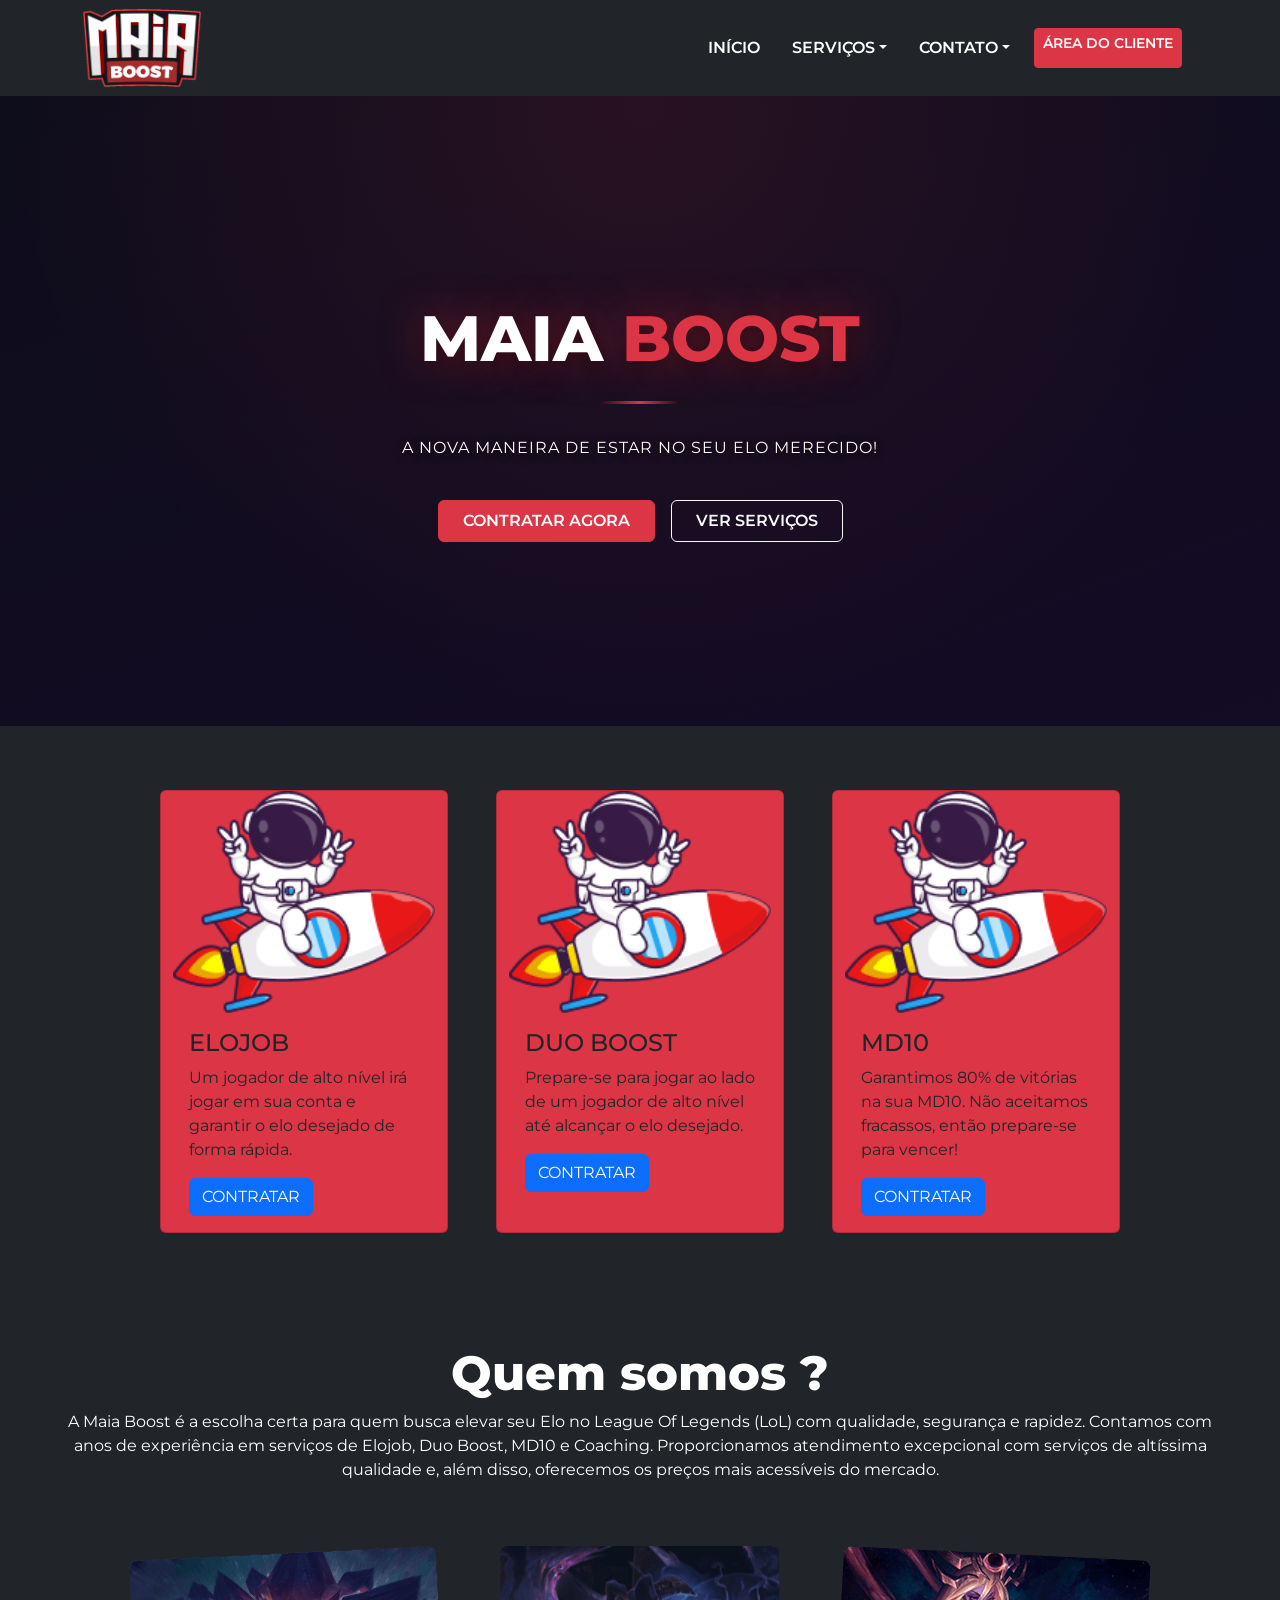
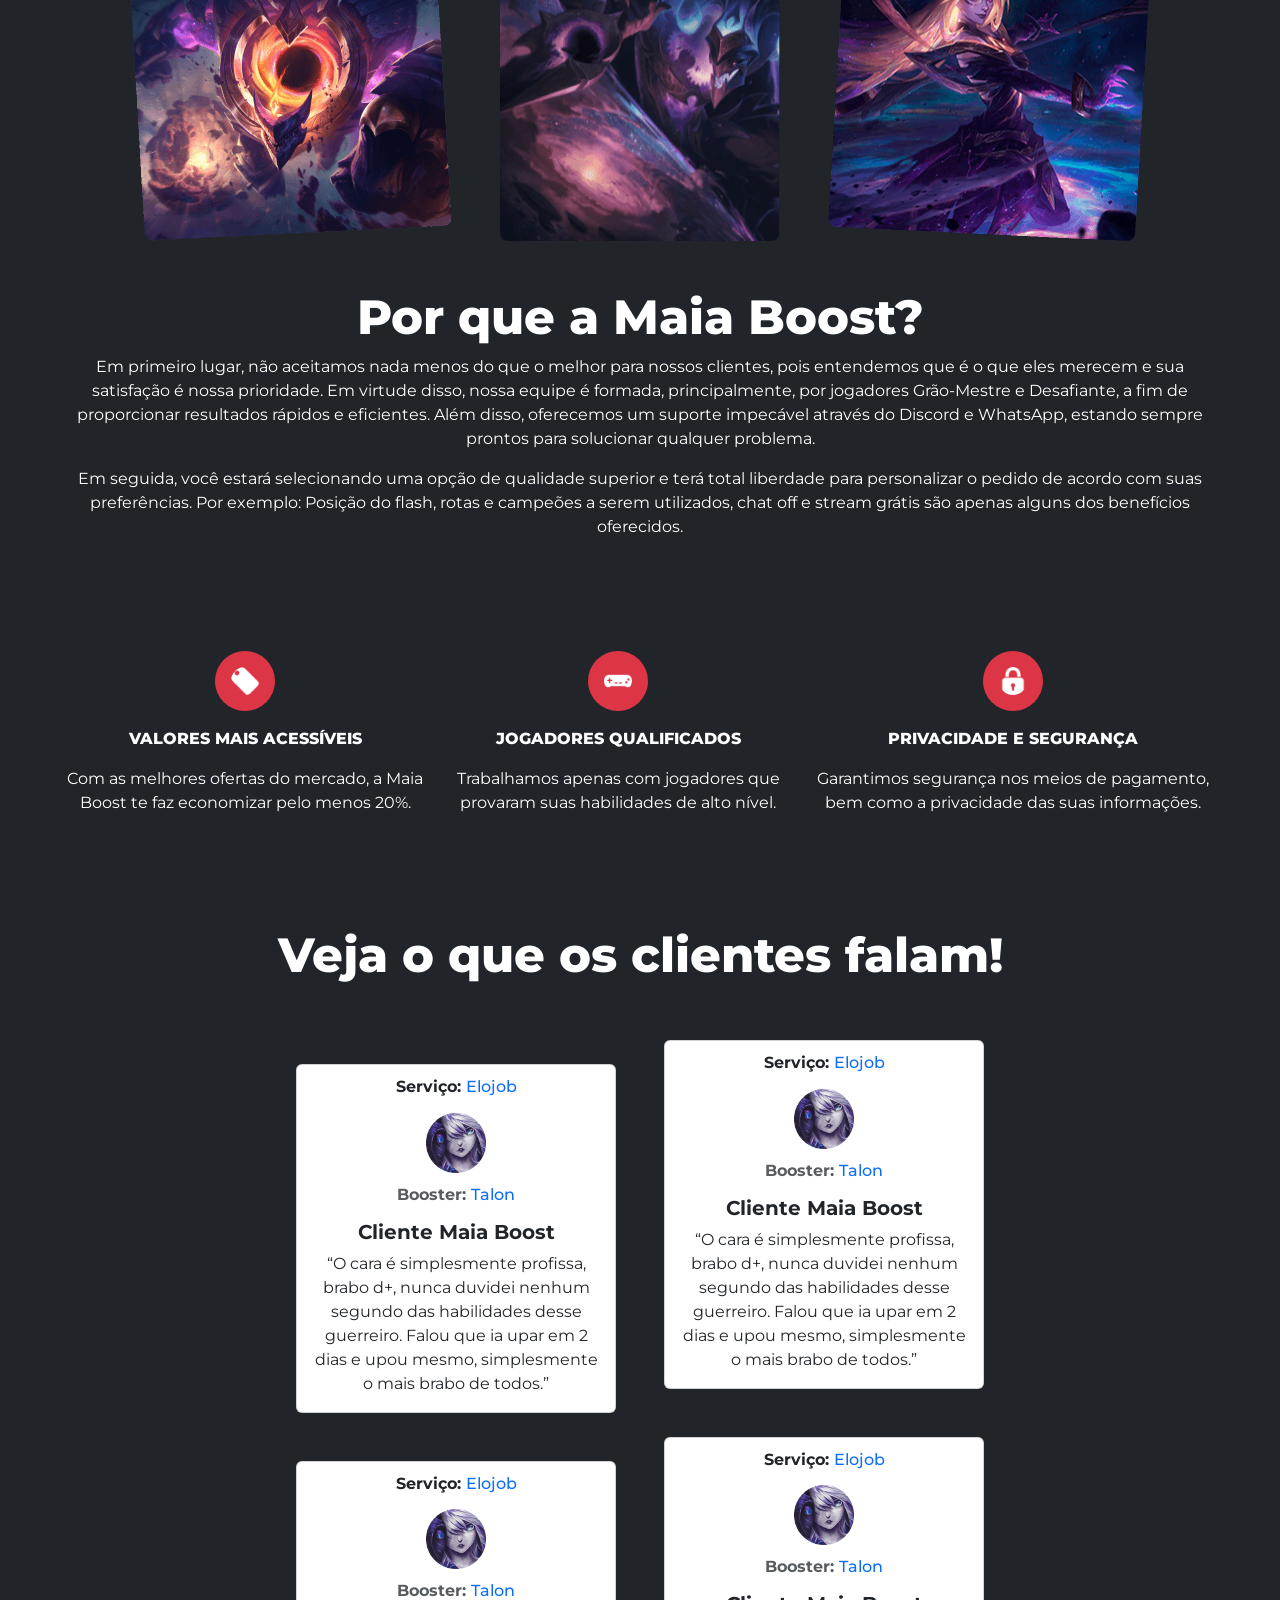
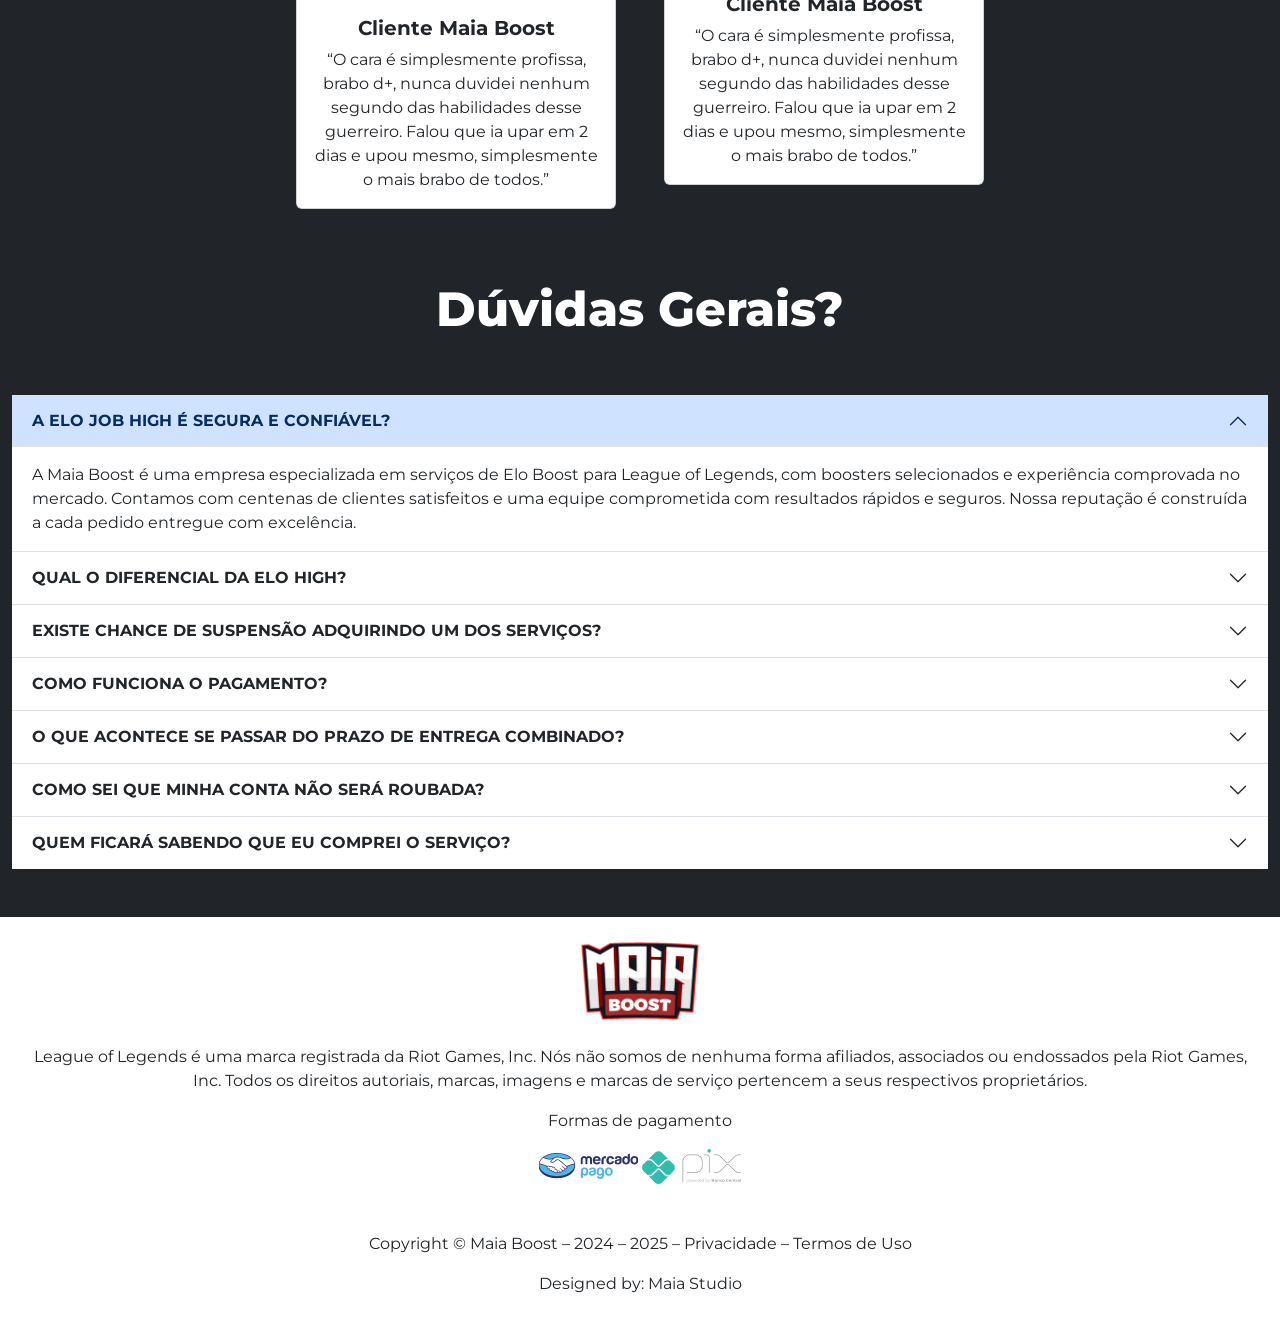
<file: index.html>
<!DOCTYPE html>
<html lang="pt-BR">

<head>
    <meta charset="UTF-8">
    <meta http-equiv="X-UA-Compatible" content="IE=edge">
    <meta name="viewport" content="width=device-width, initial-scale=1.0">
    <link href="https://cdn.jsdelivr.net/npm/bootstrap@5.3.0-alpha1/dist/css/bootstrap.min.css" rel="stylesheet"
        integrity="sha384-GLhlTQ8iRABdZLl6O3oVMWSktQOp6b7In1Zl3/Jr59b6EGGoI1aFkw7cmDA6j6gD" crossorigin="anonymous">
    <link rel="stylesheet" href="https://cdn.jsdelivr.net/npm/bootstrap-icons@1.10.4/font/bootstrap-icons.css">
    <link rel="stylesheet" href="assets/css/index.css">
    <title>Maia Boost</title>
</head>

<body>
    <header>
        <!-- NAVBAR -->
        <nav class="navbar navbar-expand-lg bg-dark navbar-dark">
            <div class="container d-flex flex-column align-items-center flex-md-row">
                <div class="">
                    <a class="navbar-brand" href="index.html">
                        <img src="assets/imgs/logo.png" width="120px" height="auto" alt="">
                    </a>
                </div>



                <div class="itensnav">
                    <ul class="navbar-nav d-flex flex-row gap-3 fontegrande fontegrande">
                        <li class="nav-item">
                            <a class="nav-link text-white" href="#">INÍCIO</a>
                        </li>

                        <li class="nav-item dropdown">
                            <a class="nav-link dropdown-toggle text-white" data-bs-toggle="dropdown" href="#"
                                role="button" aria-expanded="false">SERVIÇOS</a>
                            <ul class="dropdown-menu">
                                <li><a class="dropdown-item" href="elojob.html">ELOJOB</a></li>
                                <li><a class="dropdown-item" href="#">DUO BOOST</a></li>
                                <li><a class="dropdown-item" href="#">MD10</a></li>
                                <li><a class="dropdown-item" href="#">VITÓRIAS</a></li>
                                <li><a class="dropdown-item" href="#">MAESTRIA</a></li>
                                <li><a class="dropdown-item" href="#">COACH</a></li>
                                <li>
                                    <hr class="dropdown-divider">
                                </li>
                                <li><a class="dropdown-item" href="#">MANUTENÇÃO DE ELO</a></li>
                                <li>
                                    <hr class="dropdown-divider">
                                </li>
                                <li><a class="dropdown-item" href="#">CLASH - ELOJOB</a></li>
                                <li><a class="dropdown-item" href="#">CLASH - DUOBOOST</a></li>
                            </ul>
                        </li>


                        <li class="nav-item dropdown">
                            <a class="nav-link dropdown-toggle text-white" data-bs-toggle="dropdown" href="#"
                                role="button" aria-expanded="false">CONTATO</a>
                            <ul class="dropdown-menu">
                                <li><a class="dropdown-item" href="#">CONTATO</a></li>
                                <li><a class="dropdown-item" href="#">TRABALHE CONOSCO</a></li>
                            </ul>
                        </li>
                        <a href="index.html"
                            class="btn btn-round btn-danger btn-gray-shadow btn-sm fontegrande d-none d-md-block">ÁREA DO CLIENTE</a>
                        <a href="index.html">
                            <img class="d-md-none" src="assets/imgs/person-icon-red-14.jpg" alt="" style="height: 40px;">
                        </a>
                    </ul>
                </div>
            </div>
        </nav>
    </header>



    <!-- MAIN -->
    <main>
        <!-- TÍTULO -->
        <section class="hero-section">
            <div class="container-fluid">
                <div class="d-flex flex-column text-center align-items-center">
                    <h1 class="textotamanho1 fontegrande2 text-white">MAIA <span class="text-danger">BOOST</span></h1>
                    <div class="hero-divider"></div>
                    <p class="textotamanho2 text-center text-white mt-3">A NOVA MANEIRA DE ESTAR NO SEU ELO MERECIDO!</p>
                    <div class="d-flex gap-3 mt-4">
                        <a href="elojob.html" class="btn btn-danger px-4 py-2 fontegrande">CONTRATAR AGORA</a>
                        <a href="#servicos" class="btn btn-outline-light px-4 py-2 fontegrande">VER SERVIÇOS</a>
                    </div>
                </div>
            </div>
        </section>



        <!-- CARDS -->
        <section id="servicos">
            <div class="container-fluid p-3 bg-dark text-white">
                <div class="row justify-content-center gap-5 m-5">
                    <div class="card bg-danger" style="width: 18rem">
                        <img class="card-img-top" src="assets/imgs/astronauta-1.png" alt="Card image">
                        <div class="card-body">
                            <h4 class="card-title">ELOJOB</h4>
                            <p class="card-text">Um jogador de alto nível irá jogar em sua conta e garantir o elo
                                desejado de forma rápida.</p>
                            <a href="elojob.html" class="btn btn-primary">CONTRATAR</a>
                        </div>
                    </div>
                    <div class="card bg-danger" style="width: 18rem">
                        <img class="card-img-top" src="assets/imgs/astronauta-1.png" alt="Card image">
                        <div class="card-body">
                            <h4 class="card-title">DUO BOOST</h4>
                            <p class="card-text">Prepare-se para jogar ao lado de um jogador de alto nível até alcançar
                                o elo desejado.</p>
                            <a href="#" class="btn btn-primary">CONTRATAR</a>
                        </div>
                    </div>
                    <div class="card bg-danger" style="width: 18rem">
                        <img class="card-img-top" src="assets/imgs/astronauta-1.png" alt="Card image">
                        <div class="card-body">
                            <h4 class="card-title">MD10</h4>
                            <p class="card-text">Garantimos 80% de vitórias na sua MD10. Não aceitamos fracassos, então
                                prepare-se para vencer! </p>
                            <a href="#" class="btn btn-primary">CONTRATAR</a>
                        </div>
                    </div>
                </div>
            </div>
        </section>




        <!-- QUEM SOMOS -->
        <section>
            <div class="container-fluid bg-dark">
                <div class="row">
                    <div class="d-flex flex-column">
                        <div class="classesdetexto text-white m-5">
                            <h1 class="fontegrande2 text-lg-center" style="font-size: 3rem;">Quem somos ?</h1>
                            <p class="text-lg-center">A Maia Boost é a escolha certa para quem busca elevar seu Elo no
                                League Of Legends (LoL) com qualidade, segurança e rapidez. Contamos com anos de
                                experiência em serviços de Elojob, Duo Boost, MD10 e Coaching. Proporcionamos
                                atendimento excepcional com serviços de altíssima qualidade e, além disso, oferecemos
                                os preços mais acessíveis do mercado.</p>
                        </div>
                        <div class="imagens d-flex flex-row justify-content-center gap-5">
                            <img class="d-none d-lg-block" src="assets/imgs/asset1.png" alt="">
                            <img class="d-none d-lg-block" src="assets/imgs/asset2.png" alt="">
                            <img class="d-none d-lg-block" src="assets/imgs/asset3.png" alt="">
                        </div>
                    </div>
                </div>
            </div>
        </section>



        <!-- PORQUE NOS ESCOLHER -->
        <section>
            <div class="container-fluid bg-dark">
                <div class="row">
                    <div class="d-flex flex-column">
                        <div class="text-white m-5">
                            <h1 class="fontegrande2 text-lg-center" style="font-size: 3rem;">Por que a Maia Boost?</h1>
                            <p class="text-lg-center">Em primeiro lugar, não aceitamos nada menos do que o melhor para
                                nossos clientes, pois entendemos que é o que eles merecem e sua satisfação é nossa
                                prioridade. Em virtude disso, nossa equipe é formada, principalmente, por jogadores
                                Grão-Mestre e Desafiante, a fim de proporcionar resultados rápidos e eficientes. Além
                                disso, oferecemos um suporte impecável através do Discord e WhatsApp, estando sempre
                                prontos para solucionar qualquer problema.</p>
                            <p class="text-lg-center">Em seguida, você estará selecionando uma opção de qualidade
                                superior e terá total liberdade para personalizar o pedido de acordo com suas
                                preferências. Por exemplo: Posição do flash, rotas e campeões a serem utilizados, chat
                                off e stream grátis são apenas alguns dos benefícios oferecidos. </p>
                        </div>



                        <div
                            class="m-5 justify-content-center text-center text-white gap-3 d-flex flex-column flex-md-row">
                            <div class="">
                                <div class="mb-3">
                                    <img class="bg-danger p-3 rounded-circle" src="assets/imgs/etiqueta.png" alt=""
                                        style="height: 60px;">
                                </div>
                                <p class="fontegrande2">VALORES MAIS ACESSÍVEIS</p>
                                <p>Com as melhores ofertas do mercado, a Maia Boost te faz economizar pelo menos 20%.
                                </p>
                            </div>

                            <div class="">
                                <div class="mb-3">
                                    <img class="bg-danger p-3 rounded-circle" src="assets/imgs/controle.png" alt=""
                                        style="height: 60px;">
                                </div>
                                <p class="fontegrande2">JOGADORES QUALIFICADOS</p>
                                <p>Trabalhamos apenas com jogadores que provaram suas habilidades de alto nível.</p>
                            </div>

                            <div class="">
                                <div class="mb-3">
                                    <img class="bg-danger p-3 rounded-circle" src="assets/imgs/cadeado.png" alt=""
                                        style="height: 60px;">
                                </div>
                                <p class="fontegrande2">PRIVACIDADE E SEGURANÇA</p>
                                <p>Garantimos segurança nos meios de pagamento, bem como a privacidade das suas
                                    informações.</p>
                            </div>

                        </div>
                    </div>
                </div>
            </div>
        </section>



        <!-- AVALIAÇÕES -->
        <section>
            <div class="container-fluid bg-dark">
                <div class="d-flex flex-column align-items-center">




                    <div class="classesdetexto text-white m-5">
                        <h1 class="fontegrande2 text-lg-center" style="font-size: 3rem;">Veja o que os clientes falam!</h1>
                    </div>


                    <div class="d-flex flex-column flex-lg-row gap-5 align-items-center text-center">
                        <div class="cards1">
                            <div class="card mb-5" style="width: 20rem;">
                                <div class="card-body">
                                    <h6 class="card-subtitle"><strong>Serviço: </strong><span
                                            class="text-primary">Elojob</span></h6>
                                    <img class="m-3" src="assets/imgs/kindred.png" alt="" style="height: 60px;">
                                    <h6 class="card-subtitle mb-3 text-body-secondary"><strong>Booster: </strong><span
                                            class="text-primary">Talon</span></h6>
                                    <h5 class="card-title"><strong>Cliente Maia Boost</strong></h5>
                                    <p class="card-text">“O cara é simplesmente profissa, brabo d+, nunca duvidei nenhum
                                        segundo das habilidades desse guerreiro. Falou que ia upar em 2 dias e upou
                                        mesmo,
                                        simplesmente o mais brabo de todos.”</p>
                                </div>
                            </div>
                            <div class="card" style="width: 20rem;">
                                <div class="card-body">
                                    <h6 class="card-subtitle"><strong>Serviço: </strong><span
                                            class="text-primary">Elojob</span></h6>
                                    <img class="m-3" src="assets/imgs/kindred.png" alt="" style="height: 60px;">
                                    <h6 class="card-subtitle mb-3 text-body-secondary"><strong>Booster: </strong><span
                                            class="text-primary">Talon</span></h6>
                                    <h5 class="card-title"><strong>Cliente Maia Boost</strong></h5>
                                    <p class="card-text">“O cara é simplesmente profissa, brabo d+, nunca duvidei nenhum
                                        segundo das habilidades desse guerreiro. Falou que ia upar em 2 dias e upou
                                        mesmo,
                                        simplesmente o mais brabo de todos.”</p>
                                </div>
                            </div>
                        </div>
                        <div class="cards2">
                            <div class="card mb-5" style="width: 20rem;">
                                <div class="card-body">
                                    <h6 class="card-subtitle"><strong>Serviço: </strong><span
                                            class="text-primary">Elojob</span></h6>
                                    <img class="m-3" src="assets/imgs/kindred.png" alt="" style="height: 60px;">
                                    <h6 class="card-subtitle mb-3 text-body-secondary"><strong>Booster: </strong><span
                                            class="text-primary">Talon</span></h6>
                                    <h5 class="card-title"><strong>Cliente Maia Boost</strong></h5>
                                    <p class="card-text">“O cara é simplesmente profissa, brabo d+, nunca duvidei nenhum
                                        segundo das habilidades desse guerreiro. Falou que ia upar em 2 dias e upou
                                        mesmo,
                                        simplesmente o mais brabo de todos.”</p>
                                </div>
                            </div>
                            <div class="card mb-5" style="width: 20rem;">
                                <div class="card-body">
                                    <h6 class="card-subtitle"><strong>Serviço: </strong><span
                                            class="text-primary">Elojob</span></h6>
                                    <img class="m-3" src="assets/imgs/kindred.png" alt="" style="height: 60px;">
                                    <h6 class="card-subtitle mb-3 text-body-secondary"><strong>Booster: </strong><span
                                            class="text-primary">Talon</span></h6>
                                    <h5 class="card-title"><strong>Cliente Maia Boost</strong></h5>
                                    <p class="card-text">“O cara é simplesmente profissa, brabo d+, nunca duvidei nenhum
                                        segundo das habilidades desse guerreiro. Falou que ia upar em 2 dias e upou
                                        mesmo,
                                        simplesmente o mais brabo de todos.”</p>
                                </div>
                            </div>
                        </div>
                        <div class="cards3 d-none d-xxl-block">
                            <div class="card mb-5" style="width: 20rem;">
                                <div class="card-body">
                                    <h6 class="card-subtitle"><strong>Serviço: </strong><span
                                            class="text-primary">Elojob</span></h6>
                                    <img class="m-3" src="assets/imgs/kindred.png" alt="" style="height: 60px;">
                                    <h6 class="card-subtitle mb-3 text-body-secondary"><strong>Booster: </strong><span
                                            class="text-primary">Talon</span></h6>
                                    <h5 class="card-title"><strong>Cliente Maia Boost</strong></h5>
                                    <p class="card-text">“O cara é simplesmente profissa, brabo d+, nunca duvidei nenhum
                                        segundo das habilidades desse guerreiro. Falou que ia upar em 2 dias e upou
                                        mesmo,
                                        simplesmente o mais brabo de todos.”</p>
                                </div>
                            </div>
                            <div class="card" style="width: 20rem;">
                                <div class="card-body">
                                    <h6 class="card-subtitle"><strong>Serviço: </strong><span
                                            class="text-primary">Elojob</span></h6>
                                    <img class="m-3" src="assets/imgs/kindred.png" alt="" style="height: 60px;">
                                    <h6 class="card-subtitle mb-3 text-body-secondary"><strong>Booster: </strong><span
                                            class="text-primary">Talon</span></h6>
                                    <h5 class="card-title"><strong>Cliente Maia Boost</strong></h5>
                                    <p class="card-text">“O cara é simplesmente profissa, brabo d+, nunca duvidei nenhum
                                        segundo das habilidades desse guerreiro. Falou que ia upar em 2 dias e upou
                                        mesmo,
                                        simplesmente o mais brabo de todos.”</p>
                                </div>
                            </div>
                        </div>
                    </div>
                </div>
            </div>
        </section>


        <!-- DÚVIDAS GERAIS -->
        <section>
            <div class="container-fluid bg-dark">
                <div class="row">
                    <div class="d-flex flex-column">
                        <div class="classesdetexto text-white m-5">
                            <h1 class="fontegrande2 text-lg-center" style="font-size: 3rem;">Dúvidas Gerais?</h1>
                        </div>

                        <div class="perguntas pb-5">
                            <div class="accordion accordion-flush" id="accordionFlushExample">
                                <div class="accordion-item">
                                    <h2 class="accordion-header">
                                        <button class="accordion-button" type="button" data-bs-toggle="collapse"
                                            data-bs-target="#collapseOne" aria-expanded="true"
                                            aria-controls="collapseOne">
                                            <strong>A ELO JOB HIGH É SEGURA E CONFIÁVEL?</strong>
                                        </button>
                                    </h2>
                                    <div id="collapseOne" class="accordion-collapse collapse show"
                                        data-bs-parent="#accordionFlushExample">
                                        <div class="accordion-body">
                                            A Maia Boost é uma empresa especializada em serviços de Elo Boost para League of Legends, com boosters selecionados e experiência comprovada no mercado. Contamos com centenas de clientes satisfeitos e uma equipe comprometida com resultados rápidos e seguros. Nossa reputação é construída a cada pedido entregue com excelência.
                                        </div>
                                    </div>
                                </div>
                                <div class="accordion-item">
                                    <h2 class="accordion-header">
                                        <button class="accordion-button collapsed" type="button"
                                            data-bs-toggle="collapse" data-bs-target="#collapseTwo"
                                            aria-expanded="false" aria-controls="collapseTwo">
                                            <strong>QUAL O DIFERENCIAL DA ELO HIGH?</strong>
                                        </button>
                                    </h2>
                                    <div id="collapseTwo" class="accordion-collapse collapse"
                                        data-bs-parent="#accordionFlushExample">
                                        <div class="accordion-body">
                                            Na Maia Boost trabalhamos somente com os melhores jogadores da fila ranqueada, mantendo sempre o nível dos boosters em Grão-Mestre e Desafiante. A integridade da sua conta é prioridade: você pode escolher os campeões utilizados, o horário de acesso, posição do flash, ativar stream online, redução de KDA e muito mais. Todo suporte é feito via Discord e WhatsApp para garantir que o booster cuide bem da sua conta.
                                        </div>
                                    </div>
                                </div>
                                <div class="accordion-item">
                                    <h2 class="accordion-header">
                                        <button class="accordion-button collapsed" type="button"
                                            data-bs-toggle="collapse" data-bs-target="#collapseThree"
                                            aria-expanded="false" aria-controls="collapseThree">
                                            <strong>EXISTE CHANCE DE SUSPENSÃO ADQUIRINDO UM DOS SERVIÇOS?</strong>
                                        </button>
                                    </h2>
                                    <div id="collapseThree" class="accordion-collapse collapse"
                                        data-bs-parent="#accordionFlushExample">
                                        <div class="accordion-body">
                                            Diferente de outras empresas, a Maia Boost é transparente: existe sim uma chance mínima de suspensão nos serviços de Elojob, Vitórias e Séries. Os serviços de Coach e Duo Boost não infringem as regras do jogo. Porém, nossa equipe toma todas as medidas possíveis para minimizar esse risco ao máximo, tornando-o praticamente zero. O máximo que pode ocorrer é um "bloqueio temporário", facilmente resolvido com um ticket informando os dados corretos da conta.
                                        </div>
                                    </div>
                                </div>
                                <div class="accordion-item">
                                    <h2 class="accordion-header">
                                        <button class="accordion-button collapsed" type="button"
                                            data-bs-toggle="collapse" data-bs-target="#collapseFour"
                                            aria-expanded="false" aria-controls="collapseFour">
                                            <strong>COMO FUNCIONA O PAGAMENTO?</strong>
                                        </button>
                                    </h2>
                                    <div id="collapseFour" class="accordion-collapse collapse"
                                        data-bs-parent="#accordionFlushExample">
                                        <div class="accordion-body">
                                            O pagamento deve ser realizado antes de disponibilizarmos o seu pedido para um booster. A Maia Boost tem histórico sólido no mercado e, em qualquer hipótese, você pode recuperar seu dinheiro pelo suporte do PayPal ou MercadoPago. Aceitamos: Pix, Boleto bancário, Cartões de crédito (até 18 vezes), Débito Bancário, Carteira Eletrônica, Depósito Bancário, Transferência Online e DOC/TED Eletrônico.
                                        </div>
                                    </div>
                                </div>
                                <div class="accordion-item">
                                    <h2 class="accordion-header">
                                        <button class="accordion-button collapsed" type="button"
                                            data-bs-toggle="collapse" data-bs-target="#collapseFive"
                                            aria-expanded="false" aria-controls="collapseFive">
                                            <strong>O QUE ACONTECE SE PASSAR DO PRAZO DE ENTREGA COMBINADO?</strong>
                                        </button>
                                    </h2>
                                    <div id="collapseFive" class="accordion-collapse collapse"
                                        data-bs-parent="#accordionFlushExample">
                                        <div class="accordion-body">
                                            Nossos boosters passam por um rigoroso processo seletivo antes de entrar na equipe. Em raríssimas ocasiões o prazo é ultrapassado — quando isso acontece, entramos em contato informando o novo prazo (máximo de 3 dias úteis de acréscimo) e, dependendo do motivo, oferecemos bônus de vitórias ou desconto em serviços futuros.
                                        </div>
                                    </div>
                                </div>
                                <div class="accordion-item">
                                    <h2 class="accordion-header">
                                        <button class="accordion-button collapsed" type="button"
                                            data-bs-toggle="collapse" data-bs-target="#collapseSix"
                                            aria-expanded="false" aria-controls="collapseSix">
                                            <strong>COMO SEI QUE MINHA CONTA NÃO SERÁ ROUBADA?</strong>
                                        </button>
                                    </h2>
                                    <div id="collapseSix" class="accordion-collapse collapse"
                                        data-bs-parent="#accordionFlushExample">
                                        <div class="accordion-body">
                                            Orientamos que você utilize uma senha temporária antes de informar os dados de acesso à Maia Boost. Assim que o serviço for concluído, solicitamos que você redefina sua senha imediatamente. Seus dados são tratados com total sigilo e apenas o booster designado tem acesso à sua conta.
                                        </div>
                                    </div>
                                </div>
                                <div class="accordion-item">
                                    <h2 class="accordion-header">
                                        <button class="accordion-button collapsed" type="button"
                                            data-bs-toggle="collapse" data-bs-target="#collapseSeven"
                                            aria-expanded="false" aria-controls="collapseSeven">
                                            <strong>QUEM FICARÁ SABENDO QUE EU COMPREI O SERVIÇO?</strong>
                                        </button>
                                    </h2>
                                    <div id="collapseSeven" class="accordion-collapse collapse"
                                        data-bs-parent="#accordionFlushExample">
                                        <div class="accordion-body">
                                            Apenas você e o booster designado terão acesso às informações da conta. Nossa operação foi desenvolvida para proporcionar o máximo de discrição: sem exposição pública, sem compartilhamento de dados, total privacidade garantida.
                                        </div>
                                    </div>
                                </div>
                            </div>
                        </div>
                    </div>
                </div>
            </div>
        </section>

        
        <footer>
            <!-- RODAPÉ -->
            <section>
                <div class="container-fluid bg-white">
                    <div class="row">
                        <div class="d-flex flex-column p-4 align-items-center">
                            <div class="logorodape mb-4">
                                <img src="assets/imgs/logo.png" width="120px" height="auto" alt="">
                            </div>
                            <div class="paragrafo text-center">
                                <p>League of Legends é uma marca registrada da Riot Games, Inc. Nós não somos de nenhuma forma afiliados, associados ou endossados pela Riot Games, Inc. Todos os direitos autoriais, marcas, imagens e marcas de serviço pertencem a seus respectivos proprietários.</p>
                            </div>
                            <div class="d-flex flex-column formaspagamento align-items-center">
                                <p>Formas de pagamento</p>
                                <div class="imgs mb-5">
                                    <img src="assets/imgs/mp.png" alt="">
                                    <img src="assets/imgs/pix.png" alt="">
                                </div>
                            <div class="final text-center">
                                <p>Copyright © Maia Boost – 2024 – 2025 – Privacidade – Termos de Uso</p>
                                <p>Designed by: Maia Studio</p>
                            </div>
                            </div>
                        </div>
                    </div>
                </div>
            </section>
        </footer>







        <script src="https://cdn.jsdelivr.net/npm/bootstrap@5.3.0-alpha1/dist/js/bootstrap.bundle.min.js"
            integrity="sha384-w76AqPfDkMBDXo30jS1Sgez6pr3x5MlQ1ZAGC+nuZB+EYdgRZgiwxhTBTkF7CXvN"
            crossorigin="anonymous"></script>
</body>

</html>
</file>
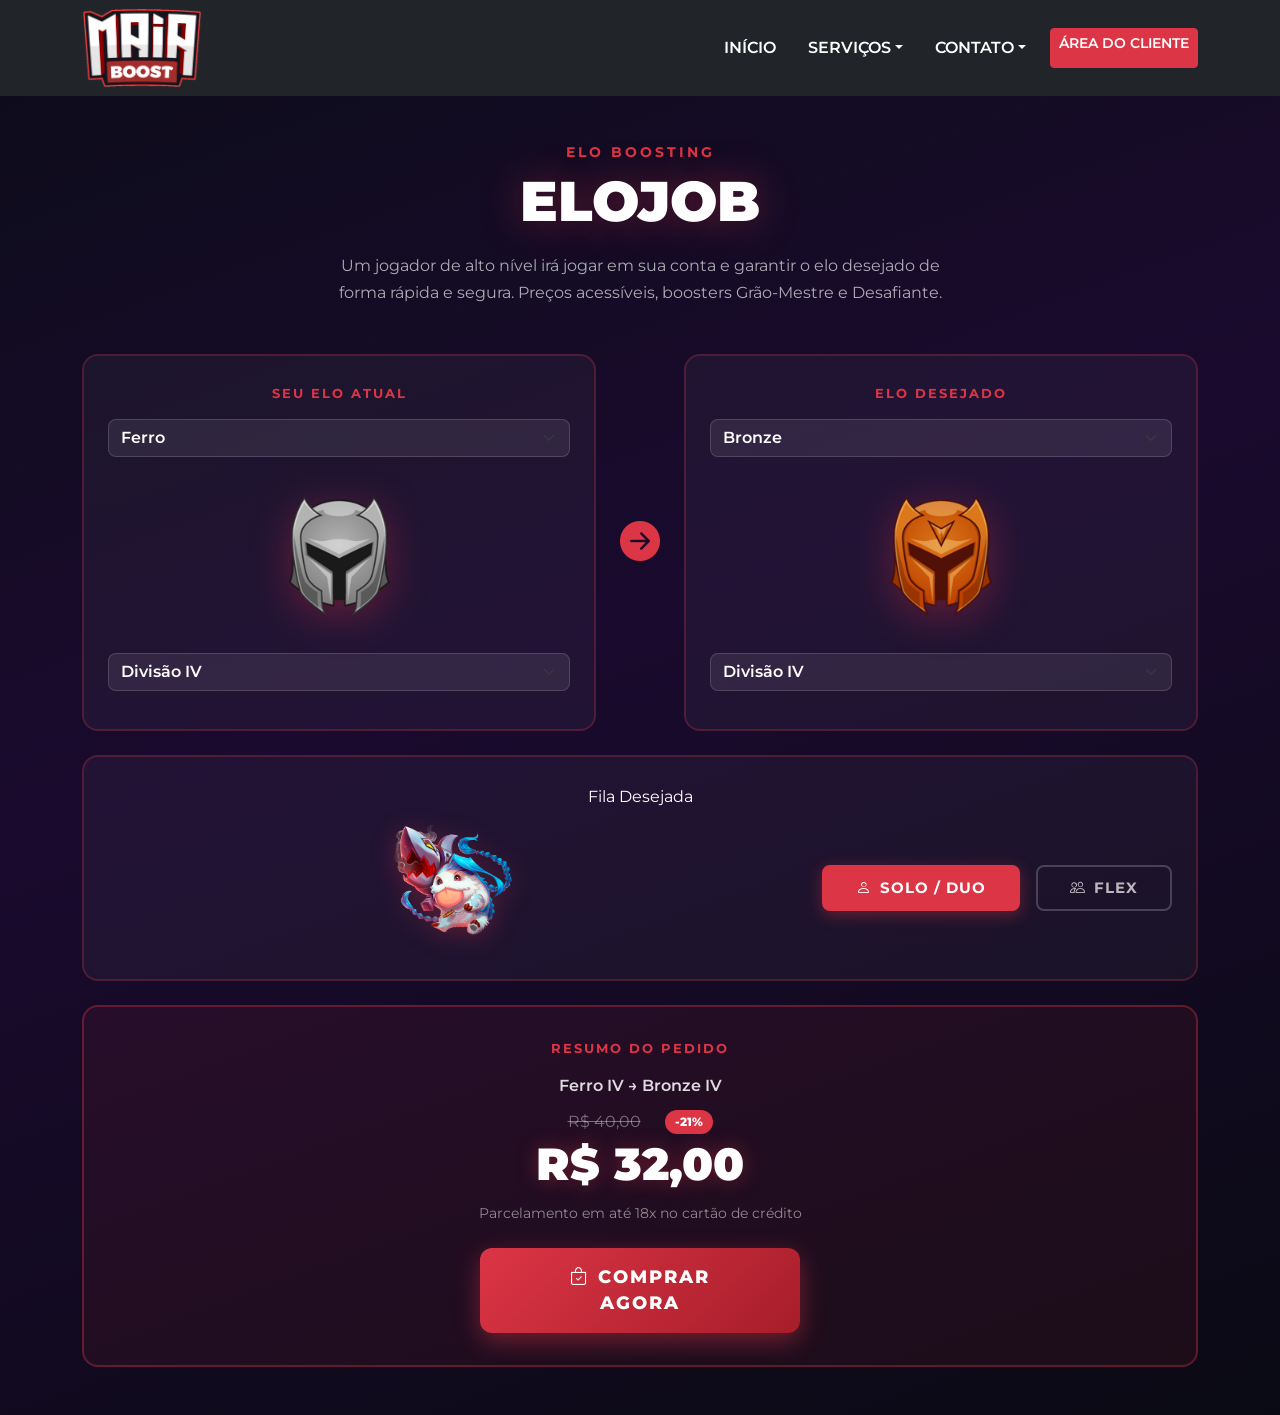
<file: elojob.html>
<!DOCTYPE html>
<html lang="pt-BR">

<head>
    <meta charset="UTF-8">
    <meta http-equiv="X-UA-Compatible" content="IE=edge">
    <meta name="viewport" content="width=device-width, initial-scale=1.0">
    <link href="https://cdn.jsdelivr.net/npm/bootstrap@5.3.0-alpha1/dist/css/bootstrap.min.css" rel="stylesheet"
        integrity="sha384-GLhlTQ8iRABdZLl6O3oVMWSktQOp6b7In1Zl3/Jr59b6EGGoI1aFkw7cmDA6j6gD" crossorigin="anonymous">
    <link rel="stylesheet" href="https://cdn.jsdelivr.net/npm/bootstrap-icons@1.10.4/font/bootstrap-icons.css">
    <link rel="stylesheet" href="assets/css/elojob.css">
    <title>Maia Boost - Elojob</title>
</head>

<body>
    <header>
        <nav class="navbar navbar-expand-lg bg-dark navbar-dark">
            <div class="container d-flex flex-column align-items-center flex-md-row">
                <div>
                    <a class="navbar-brand" href="index.html">
                        <img src="assets/imgs/logo.png" width="120px" height="auto" alt="Maia Boost">
                    </a>
                </div>
                <div class="itensnav">
                    <ul class="navbar-nav d-flex flex-row gap-3 fontegrande">
                        <li class="nav-item">
                            <a class="nav-link text-white" href="index.html">INÍCIO</a>
                        </li>
                        <li class="nav-item dropdown">
                            <a class="nav-link dropdown-toggle text-white" data-bs-toggle="dropdown" href="#"
                                role="button" aria-expanded="false">SERVIÇOS</a>
                            <ul class="dropdown-menu dropdown-menu-dark">
                                <li><a class="dropdown-item" href="elojob.html">ELOJOB</a></li>
                                <li><a class="dropdown-item" href="#">DUO BOOST</a></li>
                                <li><a class="dropdown-item" href="#">MD10</a></li>
                                <li><a class="dropdown-item" href="#">VITÓRIAS</a></li>
                                <li><a class="dropdown-item" href="#">MAESTRIA</a></li>
                                <li><a class="dropdown-item" href="#">COACH</a></li>
                                <li><hr class="dropdown-divider"></li>
                                <li><a class="dropdown-item" href="#">MANUTENÇÃO DE ELO</a></li>
                                <li><hr class="dropdown-divider"></li>
                                <li><a class="dropdown-item" href="#">CLASH - ELOJOB</a></li>
                                <li><a class="dropdown-item" href="#">CLASH - DUOBOOST</a></li>
                            </ul>
                        </li>
                        <li class="nav-item dropdown">
                            <a class="nav-link dropdown-toggle text-white" data-bs-toggle="dropdown" href="#"
                                role="button" aria-expanded="false">CONTATO</a>
                            <ul class="dropdown-menu dropdown-menu-dark">
                                <li><a class="dropdown-item" href="#">CONTATO</a></li>
                                <li><a class="dropdown-item" href="#">TRABALHE CONOSCO</a></li>
                            </ul>
                        </li>
                        <a href="#" class="btn btn-danger btn-sm fontegrande d-none d-md-block">ÁREA DO CLIENTE</a>
                    </ul>
                </div>
            </div>
        </nav>
    </header>

    <main class="py-5">
        <div class="container">

            <!-- TÍTULO -->
            <div class="titulo-page text-center mb-5">
                <h6>Elo Boosting</h6>
                <h1>ELOJOB</h1>
                <p class="mt-3">Um jogador de alto nível irá jogar em sua conta e garantir o elo desejado de forma
                    rápida e segura. Preços acessíveis, boosters Grão-Mestre e Desafiante.</p>
            </div>

            <!-- FORMULÁRIO PRINCIPAL -->
            <div class="d-flex flex-column gap-4">

                <!-- ELO ATUAL / ELO DESEJADO -->
                <div class="d-flex flex-column flex-lg-row gap-3 align-items-stretch">

                    <!-- ELO ATUAL -->
                    <div class="rank-card">
                        <span class="rank-label">Seu Elo Atual</span>
                        <select id="selectAtual" class="form-select mb-3" onchange="updateRankImage('imgAtual', this.value); calculatePrice()">
                            <option value="Ferro"     selected>Ferro</option>
                            <option value="Bronze"           >Bronze</option>
                            <option value="Prata"            >Prata</option>
                            <option value="Ouro"             >Ouro</option>
                            <option value="Platina"          >Platina</option>
                            <option value="Diamante"         >Diamante</option>
                            <option value="Mestre"           >Mestre</option>
                            <option value="GraoMestre"       >Grão Mestre</option>
                        </select>
                        <img id="imgAtual" class="rank-img" src="assets/imgs/rank-1.png" alt="Rank atual">
                        <select id="divAtual" class="form-select" onchange="calculatePrice()">
                            <option value="4">Divisão IV</option>
                            <option value="3">Divisão III</option>
                            <option value="2">Divisão II</option>
                            <option value="1">Divisão I</option>
                        </select>
                    </div>

                    <!-- SETA -->
                    <div class="arrow-divider d-none d-lg-flex">
                        <i class="bi bi-arrow-right-circle-fill"></i>
                    </div>
                    <div class="text-center my-2 d-lg-none" style="font-size:2rem; color:#dc3545;">
                        <i class="bi bi-arrow-down-circle-fill"></i>
                    </div>

                    <!-- ELO DESEJADO -->
                    <div class="rank-card">
                        <span class="rank-label">Elo Desejado</span>
                        <select id="selectDesejado" class="form-select mb-3" onchange="updateRankImage('imgDesejado', this.value); calculatePrice()">
                            <option value="Ferro"            >Ferro</option>
                            <option value="Bronze"     selected>Bronze</option>
                            <option value="Prata"            >Prata</option>
                            <option value="Ouro"             >Ouro</option>
                            <option value="Platina"          >Platina</option>
                            <option value="Diamante"         >Diamante</option>
                            <option value="Mestre"           >Mestre</option>
                            <option value="GraoMestre"       >Grão Mestre</option>
                            <option value="Desafiante"       >Desafiante</option>
                        </select>
                        <img id="imgDesejado" class="rank-img" src="assets/imgs/rank-2.png" alt="Rank desejado">
                        <select id="divDesejado" class="form-select" onchange="calculatePrice()">
                            <option value="4">Divisão IV</option>
                            <option value="3">Divisão III</option>
                            <option value="2">Divisão II</option>
                            <option value="1">Divisão I</option>
                        </select>
                    </div>
                </div>

                <!-- FILA DESEJADA -->
                <div class="queue-card">
                    <span class="rank-label d-block text-center mb-3">Fila Desejada</span>
                    <div class="d-flex align-items-center justify-content-center gap-4 flex-wrap">
                        <img class="queue-img" src="assets/imgs/poro-jinx.png" alt="Fila">
                        <div class="d-flex gap-3">
                            <button id="btnSoloDuo" class="queue-btn active" onclick="selectQueue('Solo/Duo')">
                                <i class="bi bi-person me-2"></i>Solo / Duo
                            </button>
                            <button id="btnFlex" class="queue-btn" onclick="selectQueue('Flex')">
                                <i class="bi bi-people me-2"></i>Flex
                            </button>
                        </div>
                    </div>
                </div>

                <!-- PREÇO E COMPRA -->
                <div class="price-card">
                    <p class="price-label">Resumo do Pedido</p>
                    <p id="priceRoute" class="price-route">Ferro IV → Bronze IV</p>
                    <div class="d-flex align-items-center justify-content-center gap-3 mb-2">
                        <span id="priceOld" class="price-old">R$ 40,00</span>
                        <span class="discount-badge">-21%</span>
                    </div>
                    <p id="priceNew" class="price-new">R$ 32,00</p>
                    <p class="text-white-50 small mb-4">Parcelamento em até 18x no cartão de crédito</p>
                    <button class="btn-comprar" onclick="comprar()">
                        <i class="bi bi-bag-check me-2"></i>COMPRAR AGORA
                    </button>
                </div>

            </div>
        </div>
    </main>

    <script src="https://cdn.jsdelivr.net/npm/bootstrap@5.3.0-alpha1/dist/js/bootstrap.bundle.min.js"
        integrity="sha384-w76AqPfDkMBDXo30jS1Sgez6pr3x5MlQ1ZAGC+nuZB+EYdgRZgiwxhTBTkF7CXvN"
        crossorigin="anonymous"></script>

    <script>
        const rankImages = {
            'Ferro':      'assets/imgs/rank-1.png',
            'Bronze':     'assets/imgs/rank-2.png',
            'Prata':      'assets/imgs/rank-3.png',
            'Ouro':       'assets/imgs/rank-4.png',
            'Platina':    'assets/imgs/rank-5.png',
            'Diamante':   'assets/imgs/rank-6.png',
            'Mestre':     'assets/imgs/rank-7.png',
            'GraoMestre': 'assets/imgs/rank-8.png',
            'Desafiante': 'assets/imgs/rank-9.png'
        };

        const rankNames = {
            'Ferro': 'Ferro', 'Bronze': 'Bronze', 'Prata': 'Prata', 'Ouro': 'Ouro',
            'Platina': 'Platina', 'Diamante': 'Diamante', 'Mestre': 'Mestre',
            'GraoMestre': 'Grão Mestre', 'Desafiante': 'Desafiante'
        };

        const rankOrder = ['Ferro','Bronze','Prata','Ouro','Platina','Diamante','Mestre','GraoMestre','Desafiante'];

        const basePrices = { 0:28, 1:36, 2:48, 3:64, 4:88, 5:128, 6:180, 7:260 };

        let selectedQueue = 'Solo/Duo';

        function updateRankImage(imgId, rankValue) {
            document.getElementById(imgId).src = rankImages[rankValue];
        }

        function selectQueue(queue) {
            selectedQueue = queue;
            document.getElementById('btnSoloDuo').classList.toggle('active', queue === 'Solo/Duo');
            document.getElementById('btnFlex').classList.toggle('active', queue === 'Flex');
            calculatePrice();
        }

        function getDivLabel(val) {
            const map = { '1': 'I', '2': 'II', '3': 'III', '4': 'IV' };
            return map[val] || val;
        }

        function calculatePrice() {
            const rankAtual    = document.getElementById('selectAtual').value;
            const rankDesejado = document.getElementById('selectDesejado').value;
            const divAtual     = parseInt(document.getElementById('divAtual').value);
            const divDesejado  = parseInt(document.getElementById('divDesejado').value);

            const idxAtual    = rankOrder.indexOf(rankAtual);
            const idxDesejado = rankOrder.indexOf(rankDesejado);

            const stepsAtual    = idxAtual    * 4 + (4 - divAtual);
            const stepsDesejado = idxDesejado * 4 + (4 - divDesejado);
            const diff = stepsDesejado - stepsAtual;

            let price = 0;
            if (diff > 0) {
                price = Math.max(25, diff * 8);
                if (selectedQueue === 'Flex') price = Math.round(price * 0.9);
            }

            const priceOld = Math.round(price * 1.25);
            const routeText = `${rankNames[rankAtual]} ${getDivLabel(String(divAtual))} → ${rankNames[rankDesejado]} ${getDivLabel(String(divDesejado))}`;

            document.getElementById('priceRoute').textContent = routeText;
            document.getElementById('priceOld').textContent   = diff > 0 ? `R$ ${priceOld},00` : '—';
            document.getElementById('priceNew').textContent   = diff > 0 ? `R$ ${price},00` : 'Selecione um elo maior';

            const badge = document.querySelector('.discount-badge');
            badge.style.display = diff > 0 ? 'inline-block' : 'none';
        }

        function comprar() {
            const priceEl = document.getElementById('priceNew').textContent;
            if (priceEl.startsWith('R$')) {
                alert('Em breve você será redirecionado para o checkout!\n\n' + priceEl);
            }
        }

        calculatePrice();
    </script>
</body>

</html>
</file>
<file: assets/css/index.css>
@import url('https://fonts.googleapis.com/css2?family=Montserrat:wght@400;500;700;800;900&display=swap');

* {
    font-family: 'Montserrat', sans-serif;
}

.fontegrande  { font-weight: 600; }
.fontegrande2 { font-weight: 800; }
.fontegrande3 { font-weight: 200; }

.textotamanho1 { font-size: 4em; }
.textotamanho2 { font-size: 1em; }

body {
    background: linear-gradient(160deg, #0d0d1a 0%, #1a0a2e 45%, #0a0a14 100%);
    min-height: 100vh;
}

.hero-section {
    min-height: 70vh;
    display: flex;
    flex-direction: column;
    justify-content: center;
    align-items: center;
    padding: 80px 20px 60px;
    background: radial-gradient(ellipse at center top, rgba(220,53,69,0.12) 0%, transparent 70%);
}

.hero-section h1 {
    text-shadow: 0 0 40px rgba(220, 53, 69, 0.5), 0 4px 20px rgba(0,0,0,0.8);
}

.hero-section p {
    max-width: 600px;
    text-shadow: 0 2px 10px rgba(0,0,0,0.9);
    letter-spacing: 1px;
}

.hero-divider {
    width: 80px;
    height: 3px;
    background: linear-gradient(90deg, transparent, #dc3545, transparent);
    margin: 16px auto;
}
</file>
<file: assets/css/elojob.css>
@import url('https://fonts.googleapis.com/css2?family=Montserrat:wght@400;500;700;800;900&display=swap');

* {
    font-family: 'Montserrat', sans-serif;
    box-sizing: border-box;
}

.fontegrande  { font-weight: 600; }
.fontegrande2 { font-weight: 800; }

body {
    background: linear-gradient(160deg, #0d0d1a 0%, #1a0a2e 45%, #0a0a14 100%);
    min-height: 100vh;
    color: #fff;
}

/* Title */
.titulo-page h6 {
    color: #dc3545;
    font-weight: 700;
    letter-spacing: 3px;
    text-transform: uppercase;
    font-size: 0.85rem;
}
.titulo-page h1 {
    color: #fff;
    font-weight: 900;
    font-size: 3.5rem;
    text-shadow: 0 0 40px rgba(220,53,69,0.4);
}
.titulo-page p {
    color: rgba(255,255,255,0.65);
    max-width: 640px;
    margin: 0 auto;
    line-height: 1.7;
}

/* Rank selector cards */
.rank-card {
    background: rgba(255,255,255,0.04);
    border: 2px solid rgba(220, 53, 69, 0.25);
    border-radius: 16px;
    padding: 28px 24px;
    transition: border-color 0.25s;
    flex: 1;
}
.rank-card:hover {
    border-color: rgba(220, 53, 69, 0.6);
}
.rank-card .rank-label {
    color: #dc3545;
    font-weight: 700;
    font-size: 0.8rem;
    text-transform: uppercase;
    letter-spacing: 2px;
    margin-bottom: 16px;
    display: block;
    text-align: center;
}
.rank-card .rank-img {
    max-height: 160px;
    width: auto;
    display: block;
    margin: 12px auto 20px;
    filter: drop-shadow(0 8px 20px rgba(220,53,69,0.35));
    transition: transform 0.2s;
}
.rank-card .rank-img:hover {
    transform: scale(1.05);
}
.rank-card .form-select {
    background-color: rgba(255,255,255,0.08);
    border: 1px solid rgba(255,255,255,0.15);
    color: #fff;
    font-weight: 600;
    border-radius: 8px;
    margin-bottom: 10px;
}
.rank-card .form-select:focus {
    border-color: #dc3545;
    box-shadow: 0 0 0 0.2rem rgba(220,53,69,0.2);
    background-color: rgba(255,255,255,0.12);
    color: #fff;
}
.rank-card .form-select option {
    background: #1a1a2e;
    color: #fff;
}

/* Arrow divider */
.arrow-divider {
    display: flex;
    align-items: center;
    justify-content: center;
    font-size: 2.5rem;
    color: #dc3545;
    font-weight: 900;
    padding: 0 8px;
    flex-shrink: 0;
}

/* Queue card */
.queue-card {
    background: rgba(255,255,255,0.04);
    border: 2px solid rgba(220, 53, 69, 0.25);
    border-radius: 16px;
    padding: 28px 24px;
    text-align: center;
}
.queue-card .queue-img {
    max-height: 110px;
    display: block;
    margin: 0 auto 16px;
    filter: drop-shadow(0 4px 12px rgba(220,53,69,0.3));
}
.queue-btn {
    border: 2px solid rgba(255,255,255,0.2);
    background: transparent;
    color: rgba(255,255,255,0.7);
    padding: 10px 32px;
    border-radius: 8px;
    font-weight: 700;
    font-size: 0.95rem;
    letter-spacing: 1px;
    transition: all 0.2s;
    cursor: pointer;
    text-transform: uppercase;
}
.queue-btn.active,
.queue-btn:hover {
    background: #dc3545;
    border-color: #dc3545;
    color: #fff;
    box-shadow: 0 4px 16px rgba(220,53,69,0.4);
}

/* Price card */
.price-card {
    background: rgba(220, 53, 69, 0.08);
    border: 2px solid rgba(220, 53, 69, 0.35);
    border-radius: 16px;
    padding: 32px 40px;
    text-align: center;
}
.price-label {
    color: #dc3545;
    font-weight: 700;
    font-size: 0.8rem;
    letter-spacing: 2px;
    text-transform: uppercase;
    margin-bottom: 16px;
}
.price-route {
    color: rgba(255,255,255,0.85);
    font-weight: 600;
    font-size: 1rem;
    margin-bottom: 12px;
}
.price-old {
    color: rgba(255,255,255,0.4);
    font-size: 1rem;
    text-decoration: line-through;
}
.price-new {
    color: #fff;
    font-size: 2.8rem;
    font-weight: 900;
    line-height: 1;
    text-shadow: 0 0 20px rgba(220,53,69,0.4);
}
.discount-badge {
    display: inline-block;
    background: #dc3545;
    color: #fff;
    font-size: 0.75rem;
    font-weight: 800;
    padding: 3px 10px;
    border-radius: 20px;
    margin-left: 8px;
    vertical-align: middle;
}
.btn-comprar {
    background: linear-gradient(135deg, #dc3545, #a71d2a);
    border: none;
    border-radius: 12px;
    padding: 16px 56px;
    font-size: 1.1rem;
    font-weight: 800;
    letter-spacing: 2px;
    color: #fff;
    box-shadow: 0 8px 24px rgba(220, 53, 69, 0.45);
    transition: all 0.2s;
    text-transform: uppercase;
    cursor: pointer;
    width: 100%;
    max-width: 320px;
}
.btn-comprar:hover {
    transform: translateY(-3px);
    box-shadow: 0 14px 32px rgba(220, 53, 69, 0.65);
    color: #fff;
    background: linear-gradient(135deg, #e8404f, #c82333);
}
</file>
